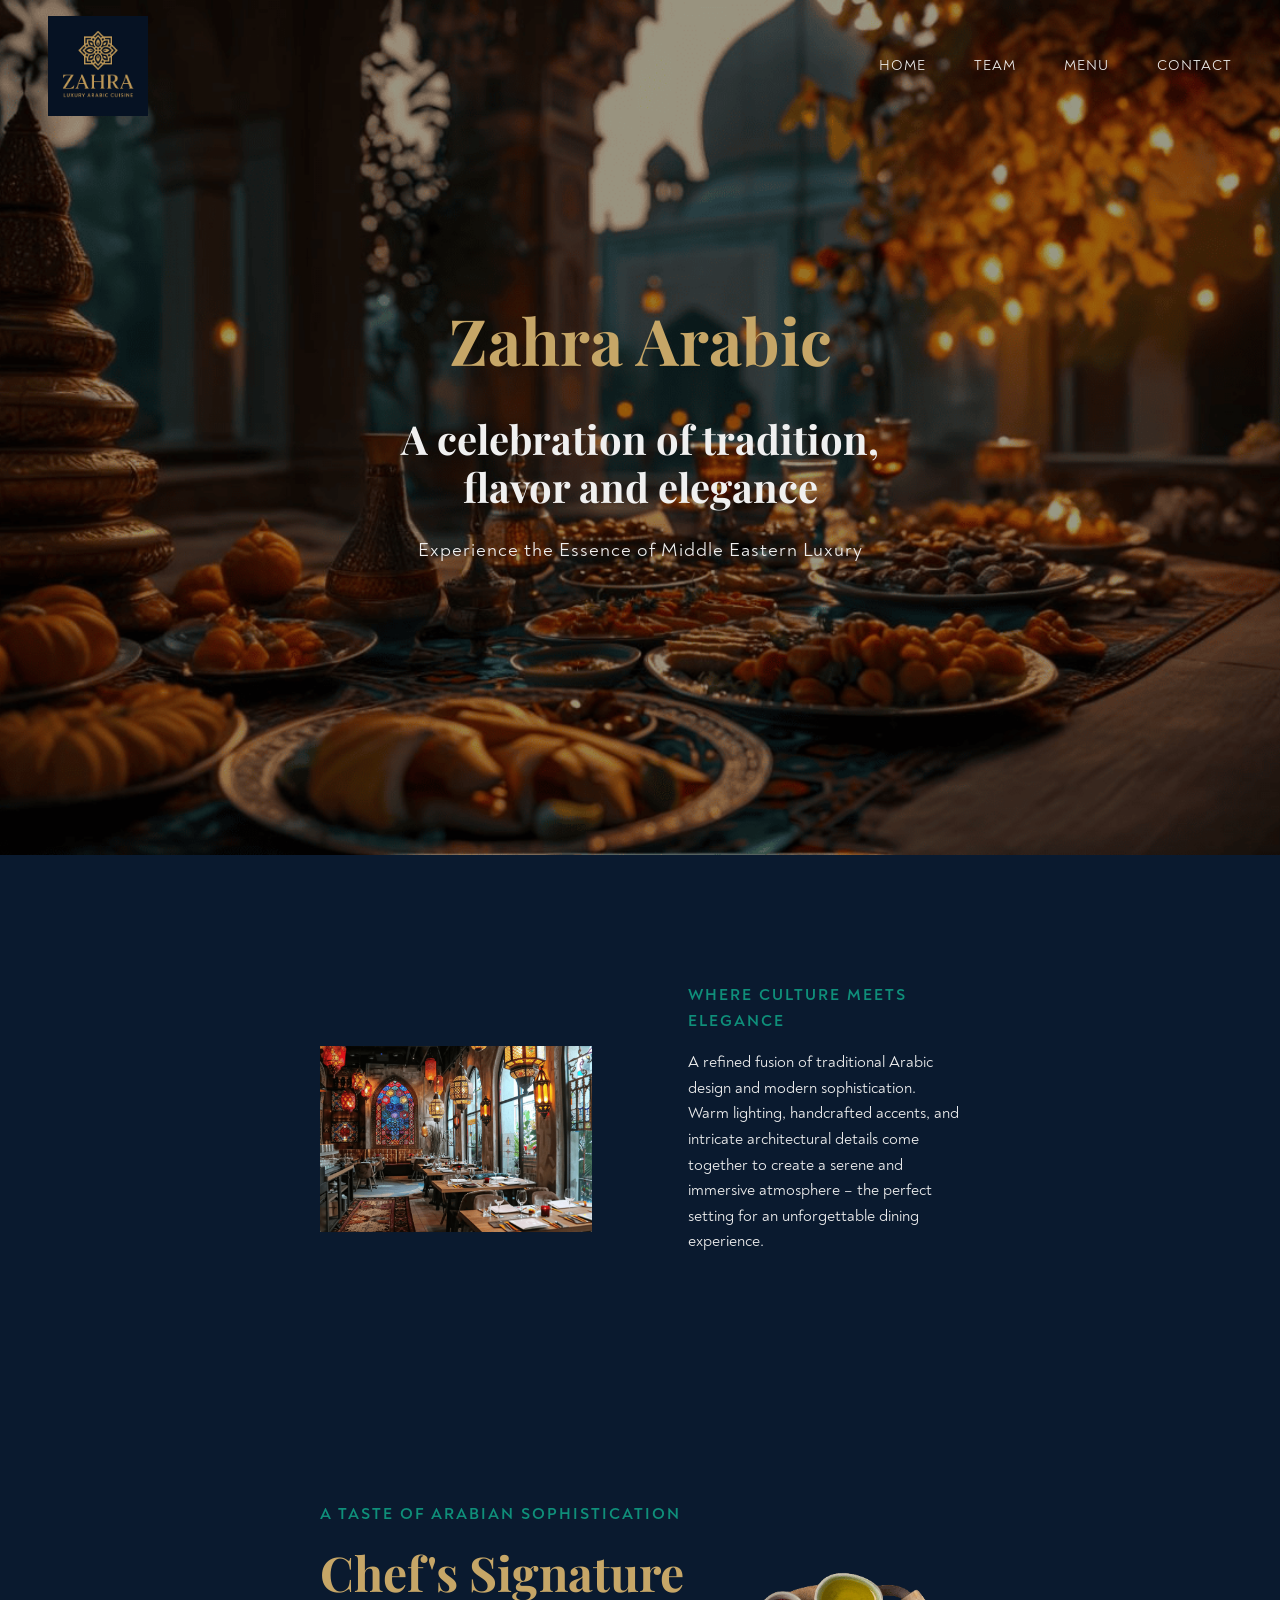
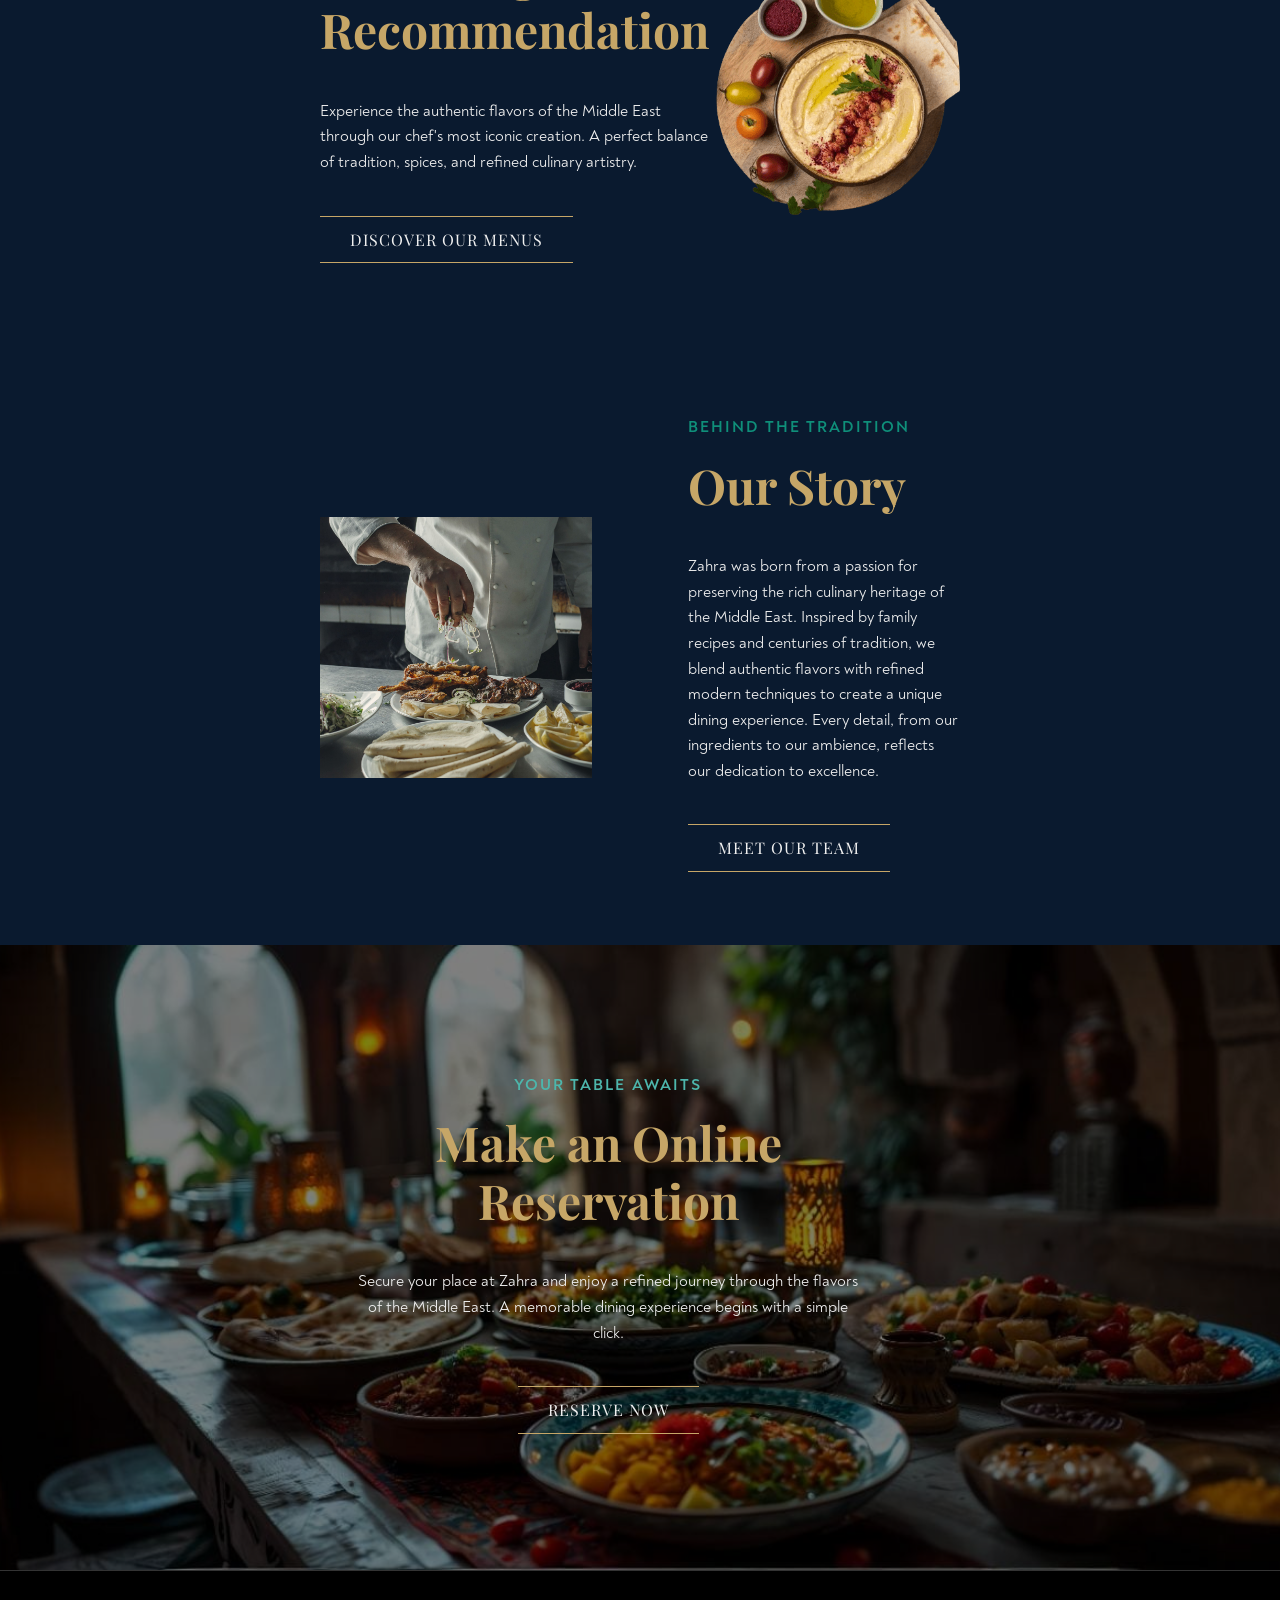
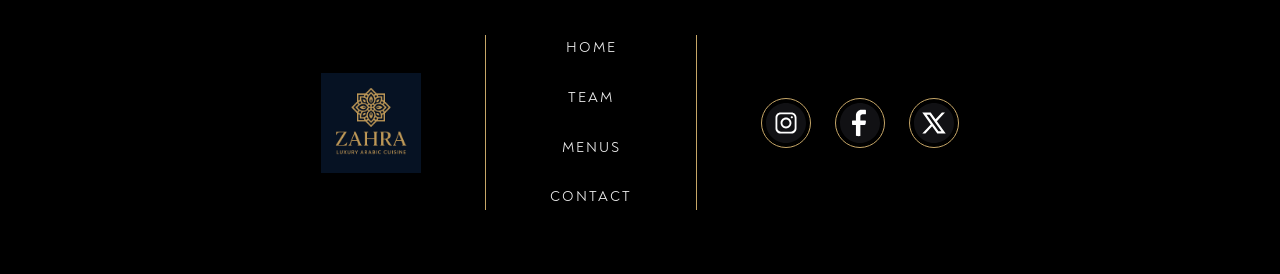
<file: index.html>
<!DOCTYPE html>
<html lang="en">

<head>
    <meta charset="UTF-8">
    <meta name="viewport" content="width=device-width, initial-scale=1.0">
    <title>Zahra Arabic Restaurant</title>
    <link rel="stylesheet" href="styles.css">
</head>

<body>

    <header class="header">
        <div class="header-container">
            <div class="header-logo">
                <a href="index.html">
                    <img src="assets/img/zahra_logo.png" alt="Zahra Logo" class="logo-img">
                </a>
            </div>
            <button class="hamburger" aria-label="Toggle menu">
                <span class="hamburger-line"></span>
                <span class="hamburger-line"></span>
                <span class="hamburger-line"></span>
            </button>
            <nav class="nav">
                <ul class="nav-list">
                    <li class="nav-item"><a href="index.html" class="nav-link">HOME</a></li>
                    <li class="nav-item"><a href="teams.html" class="nav-link">TEAM</a></li>
                    <li class="nav-item"><a href="menu.html" class="nav-link">MENU</a></li>
                    <li class="nav-item"><a href="contact.html" class="nav-link">CONTACT</a></li>
                </ul>
            </nav>
        </div>
    </header>

    <main>
        <section class="hero">
            <div class="hero-content">
                <h1 class="hero-title">Zahra Arabic</h1>
                <h2 class="hero-subtitle">A celebration of tradition, <br> flavor and elegance</h2>
                <p class="hero-text">Experience the Essence of Middle Eastern Luxury</p>
            </div>
        </section>

        <section class="culture">
            <div class="culture-container">
                <div class="culture-image">
                    <img src="assets/img/zahra_restaurant.png" alt="Interior of Zahra Restaurant" class="section-img">
                </div>
                <div class="culture-text">
                    <h3 class="section-subtitle">Where Culture Meets Elegance</h3>
                    <p class="section-desc">
                        A refined fusion of traditional Arabic design and modern sophistication. Warm lighting,
                        handcrafted accents, and intricate architectural details come together to create a serene and
                        immersive atmosphere – the perfect setting for an unforgettable dining experience.
                    </p>
                </div>
            </div>
        </section>

        <section class="chef">
            <div class="chef-container">
                <div class="chef-text">
                    <h3 class="section-subtitle">A Taste of Arabian Sophistication</h3>
                    <h2 class="section-title">Chef's Signature <br> Recommendation</h2>
                    <p class="section-desc">
                        Experience the authentic flavors of the Middle East through our chef's most iconic creation. A
                        perfect balance of tradition, spices, and refined culinary artistry.
                    </p>
                    <a href="menu.html" class="btn btn-outline">Discover Our Menus</a>
                </div>
                <div class="chef-image">
                    <img src="assets/img/zahra_hero_hummus.png" alt="Chef's Signature Dish"
                        class="section-img rounded-img">
                </div>
            </div>
        </section>

        <section class="story">
            <div class="story-container">
                <div class="story-image">
                    <img src="assets/img/zahra_home_aboutus.jpg" alt="Chef Plating Food" class="section-img">
                </div>
                <div class="story-text">
                    <h3 class="section-subtitle">Behind the Tradition</h3>
                    <h2 class="section-title">Our Story</h2>
                    <p class="section-desc">
                        Zahra was born from a passion for preserving the rich culinary heritage of the Middle East.
                        Inspired by family recipes and centuries of tradition, we blend authentic flavors with refined
                        modern techniques to create a unique dining experience. Every detail, from our ingredients to
                        our ambience, reflects our dedication to excellence.
                    </p>
                    <a href="teams.html" class="btn btn-outline">Meet our team</a>
                </div>
            </div>
        </section>

        <section class="reservation">
            <div class="reservation-content">
                <h3 class="section-subtitle">Your Table Awaits</h3>
                <h2 class="section-title">Make an Online <br> Reservation</h2>
                <p class="section-desc">
                    Secure your place at Zahra and enjoy a refined journey through the flavors of the Middle East. A
                    memorable dining experience begins with a simple click.
                </p>
                <a href="contact.html#reservation-form" class="btn btn-outline">Reserve Now</a>
            </div>
        </section>
    </main>

    <footer class="footer">
        <div class="footer-container">
            <div class="footer-logo">
                <a href="index.html">
                    <img src="assets/img/zahra_logo.png" alt="Zahra Logo" class="logo-img-small">
                </a>
            </div>
            <div class="footer-nav">
                <ul class="footer-list">
                    <li class="footer-item"><a href="index.html" class="footer-link">HOME</a></li>
                    <li class="footer-item"><a href="teams.html" class="footer-link">TEAM</a></li>
                    <li class="footer-item"><a href="menu.html" class="footer-link">MENUS</a></li>
                    <li class="footer-item"><a href="contact.html" class="footer-link">CONTACT</a></li>
                </ul>
            </div>
            <div class="footer-social">
                <a href="https://www.instagram.com" class="social-link"><img src="assets/icons/instagram.svg"
                        alt="Instagram" class="social-icon"></a>
                <a href="https://www.facebook.com" class="social-link"><img src="assets/icons/facebook.svg"
                        alt="Facebook" class="social-icon"></a>
                <a href="https://www.x.com" class="social-link"><img src="assets/icons/x.svg" alt="X"
                        class="social-icon"></a>
            </div>
        </div>
    </footer>

    <script>
        const hamburger = document.querySelector('.hamburger');
        const nav = document.querySelector('.nav');

        hamburger.addEventListener('click', () => {
            hamburger.classList.toggle('active');
            nav.classList.toggle('active');
        });

        document.querySelectorAll('.nav-link').forEach(link => {
            link.addEventListener('click', () => {
                hamburger.classList.remove('active');
                nav.classList.remove('active');
            });
        });
    </script>

</body>

</html>
</file>
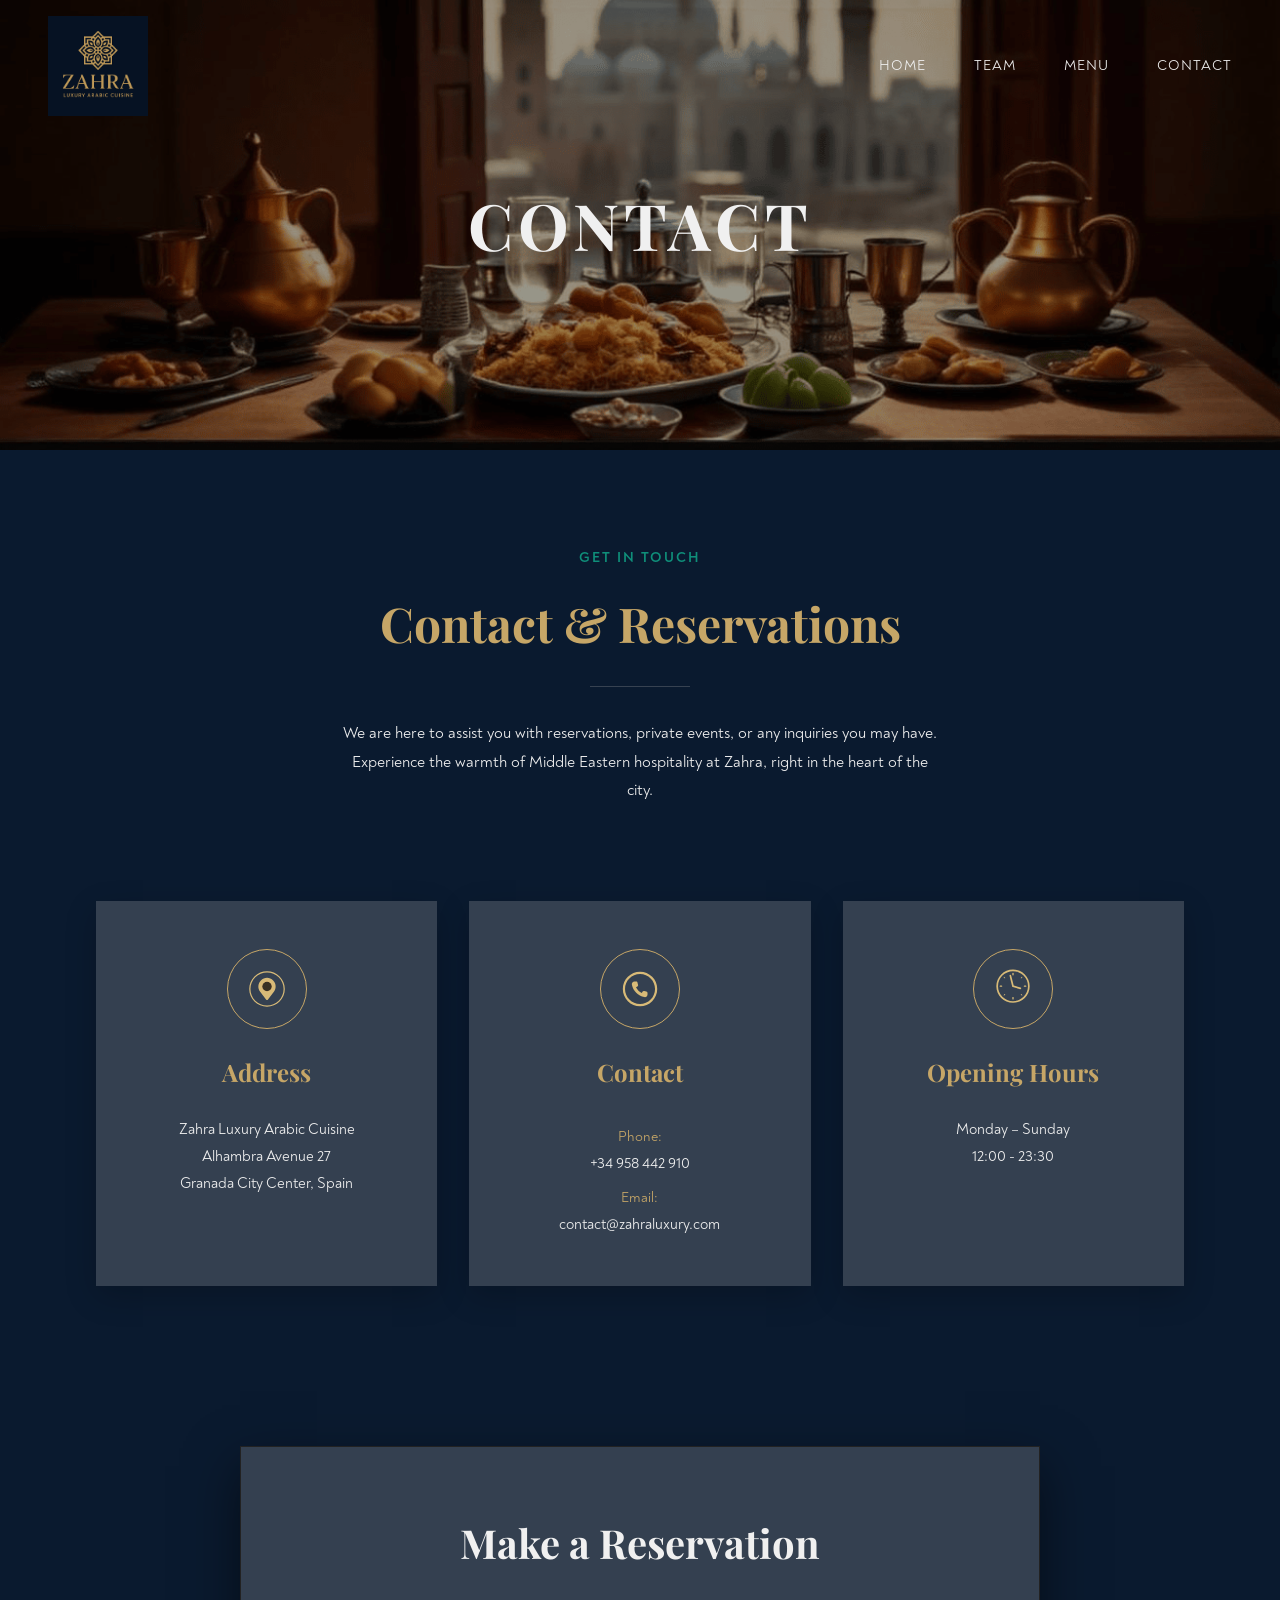
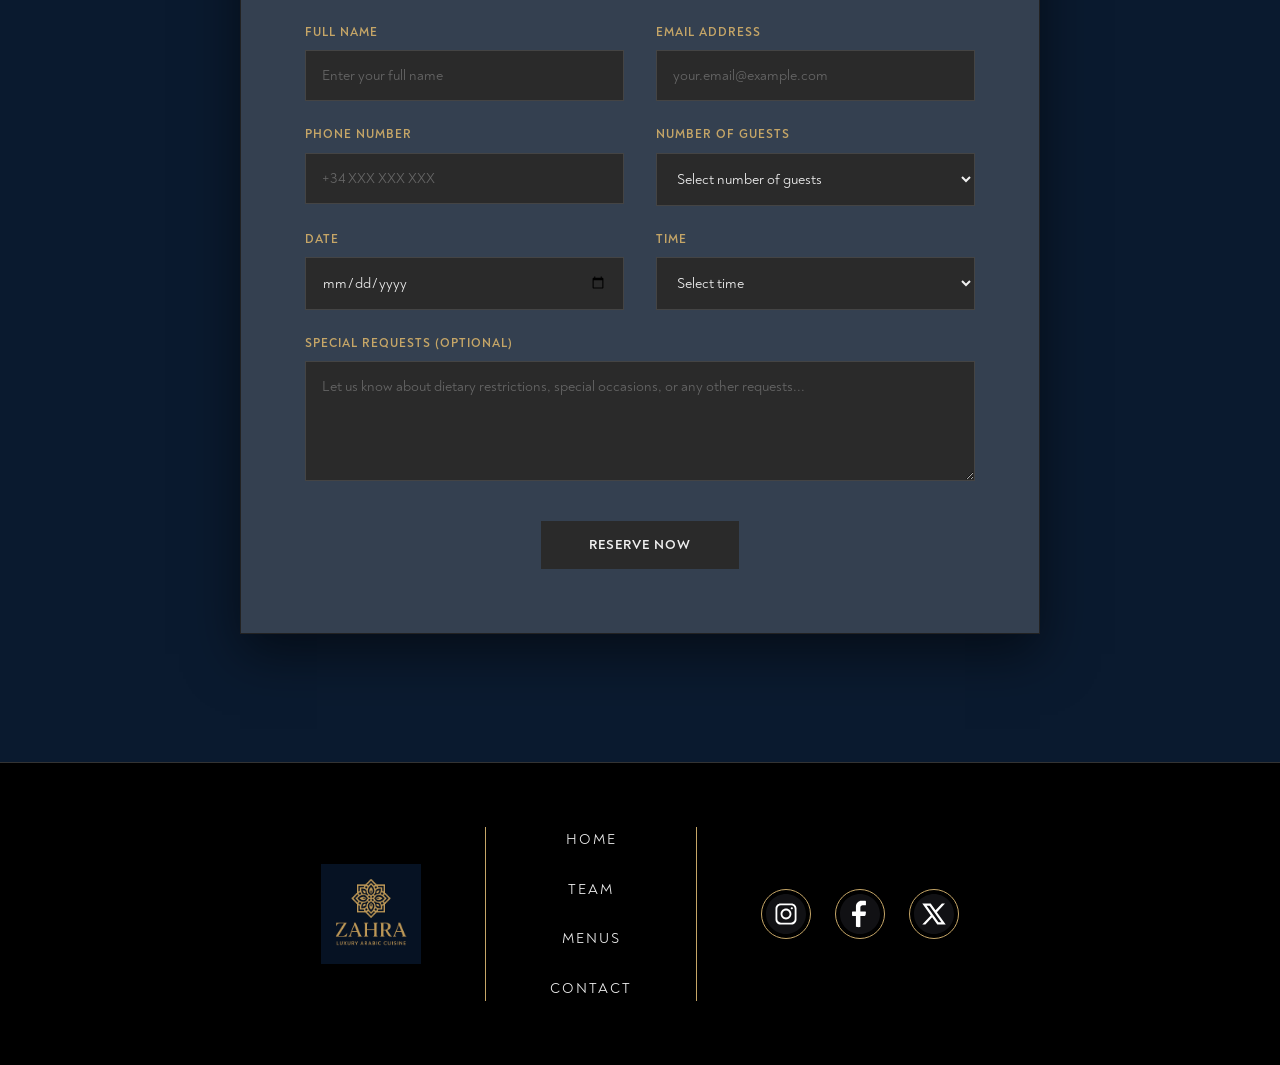
<file: contact.html>
<!DOCTYPE html>
<html lang="en">

<head>
    <meta charset="UTF-8">
    <meta name="viewport" content="width=device-width, initial-scale=1.0">
    <title>Zahra Arabic Restaurant - Contact</title>
    <link rel="stylesheet" href="styles.css">

</head>

<body>

    <header class="header">
        <div class="header-container">
            <div class="header-logo">
                <a href="index.html">
                    <img src="assets/img/zahra_logo.png" alt="Zahra Logo" class="logo-img">
                </a>
            </div>
            <button class="hamburger" aria-label="Toggle menu">
                <span class="hamburger-line"></span>
                <span class="hamburger-line"></span>
                <span class="hamburger-line"></span>
            </button>
            <nav class="nav">
                <ul class="nav-list">
                    <li class="nav-item"><a href="index.html" class="nav-link">HOME</a></li>
                    <li class="nav-item"><a href="teams.html" class="nav-link">TEAM</a></li>
                    <li class="nav-item"><a href="menu.html" class="nav-link">MENU</a></li>
                    <li class="nav-item"><a href="contact.html" class="nav-link">CONTACT</a></li>
                </ul>
            </nav>
        </div>
    </header>

    <main>
        <section class="contact-hero">
            <div class="contact-hero-content">
                <h1 class="contact-hero-title">CONTACT</h1>
            </div>
        </section>

        <section class="contact-intro">
            <div class="contact-intro-container">
                <h3 class="contact-subtitle">GET IN TOUCH</h3>
                <h2 class="contact-title">Contact & Reservations</h2>
                <div class="divider-line"></div>
                <p class="contact-desc">
                    We are here to assist you with reservations, private events, or any inquiries you may have.
                    Experience the warmth of Middle Eastern hospitality at Zahra, right in the heart of the city.
                </p>
            </div>
        </section>

        <section class="info-cards-section">
            <div class="info-cards-container">
                <article class="info-card">
                    <div class="icon-wrapper">
                        <img src="assets/icons/ubicaction.svg" alt="Location Icon" class="info-icon">
                    </div>
                    <h3 class="info-card-title">Address</h3>
                    <div class="info-card-content">
                        <p>Zahra Luxury Arabic Cuisine</p>
                        <p>Alhambra Avenue 27</p>
                        <p>Granada City Center, Spain</p>
                    </div>
                </article>

                <article class="info-card">
                    <div class="icon-wrapper">
                        <img src="assets/icons/phone.svg" alt="Phone Icon" class="info-icon">
                    </div>
                    <h3 class="info-card-title">Contact</h3>
                    <div class="info-card-content">
                        <p class="info-label">Phone:</p>
                        <p>+34 958 442 910</p>
                        <p class="info-label">Email:</p>
                        <p>contact@zahraluxury.com</p>
                    </div>
                </article>

                <article class="info-card">
                    <div class="icon-wrapper">
                        <img src="assets/icons/clock.svg" alt="Clock Icon" class="info-icon clock">
                    </div>
                    <h3 class="info-card-title">Opening Hours</h3>
                    <div class="info-card-content">
                        <p>Monday – Sunday</p>
                        <p>12:00 - 23:30</p>
                    </div>
                </article>
            </div>
        </section>

        <section class="reservation-form-section" id="reservation-form">
            <div class="form-container">
                <h2 class="form-title">Make a Reservation</h2>

                <form class="reservation-form">
                    <div class="form-row">
                        <div class="form-group">
                            <label for="fullname" class="form-label">FULL NAME</label>
                            <input type="text" id="fullname" class="form-input" placeholder="Enter your full name">
                        </div>
                        <div class="form-group">
                            <label for="email" class="form-label">EMAIL ADDRESS</label>
                            <input type="email" id="email" class="form-input" placeholder="your.email@example.com">
                        </div>
                    </div>

                    <div class="form-row">
                        <div class="form-group">
                            <label for="phone" class="form-label">PHONE NUMBER</label>
                            <input type="tel" id="phone" class="form-input" placeholder="+34 XXX XXX XXX">
                        </div>
                        <div class="form-group">
                            <label for="guests" class="form-label">NUMBER OF GUESTS</label>
                            <select id="guests" class="form-input form-select">
                                <option value="" disabled selected>Select number of guests</option>
                                <option value="1">1 Person</option>
                                <option value="2">2 People</option>
                                <option value="3">3 People</option>
                                <option value="4">4 People</option>
                                <option value="5+">5+ People</option>
                            </select>
                        </div>
                    </div>

                    <div class="form-row">
                        <div class="form-group">
                            <label for="date" class="form-label">DATE</label>
                            <input type="date" id="date" class="form-input">
                        </div>
                        <div class="form-group">
                            <label for="time" class="form-label">TIME</label>
                            <select id="time" class="form-input form-select">
                                <option value="" disabled selected>Select time</option>
                                <option value="12:00">12:00</option>
                                <option value="13:00">13:00</option>
                                <option value="14:00">14:00</option>
                                <option value="19:00">19:00</option>
                                <option value="20:00">20:00</option>
                                <option value="21:00">21:00</option>
                            </select>
                        </div>
                    </div>

                    <div class="form-group full-width">
                        <label for="requests" class="form-label">SPECIAL REQUESTS (OPTIONAL)</label>
                        <textarea id="requests" class="form-textarea"
                            placeholder="Let us know about dietary restrictions, special occasions, or any other requests..."></textarea>
                    </div>

                    <div class="form-submit">
                        <button type="submit" class="btn btn-submit">RESERVE NOW</button>
                    </div>
                </form>
            </div>
        </section>

    </main>

    <footer class="footer">
        <div class="footer-container">
            <div class="footer-logo">
                <a href="index.html">
                    <img src="assets/img/zahra_logo.png" alt="Zahra Logo" class="logo-img-small">
                </a>
            </div>
            <div class="footer-nav">
                <ul class="footer-list">
                    <li class="footer-item"><a href="index.html" class="footer-link">HOME</a></li>
                    <li class="footer-item"><a href="teams.html" class="footer-link">TEAM</a></li>
                    <li class="footer-item"><a href="menu.html" class="footer-link">MENUS</a></li>
                    <li class="footer-item"><a href="contact.html" class="footer-link">CONTACT</a></li>
                </ul>
            </div>
            <div class="footer-social">
                <a href="https://www.instagram.com" class="social-link"><img src="assets/icons/instagram.svg"
                        alt="Instagram" class="social-icon"></a>
                <a href="https://www.facebook.com" class="social-link"><img src="assets/icons/facebook.svg"
                        alt="Facebook" class="social-icon"></a>
                <a href="https://www.x.com" class="social-link"><img src="assets/icons/x.svg" alt="X"
                        class="social-icon"></a>
            </div>
        </div>
    </footer>

    <script>
        const hamburger = document.querySelector('.hamburger');
        const nav = document.querySelector('.nav');

        hamburger.addEventListener('click', () => {
            hamburger.classList.toggle('active');
            nav.classList.toggle('active');
        });

        document.querySelectorAll('.nav-link').forEach(link => {
            link.addEventListener('click', () => {
                hamburger.classList.remove('active');
                nav.classList.remove('active');
            });
        });
    </script>

</body>

</html>
</file>
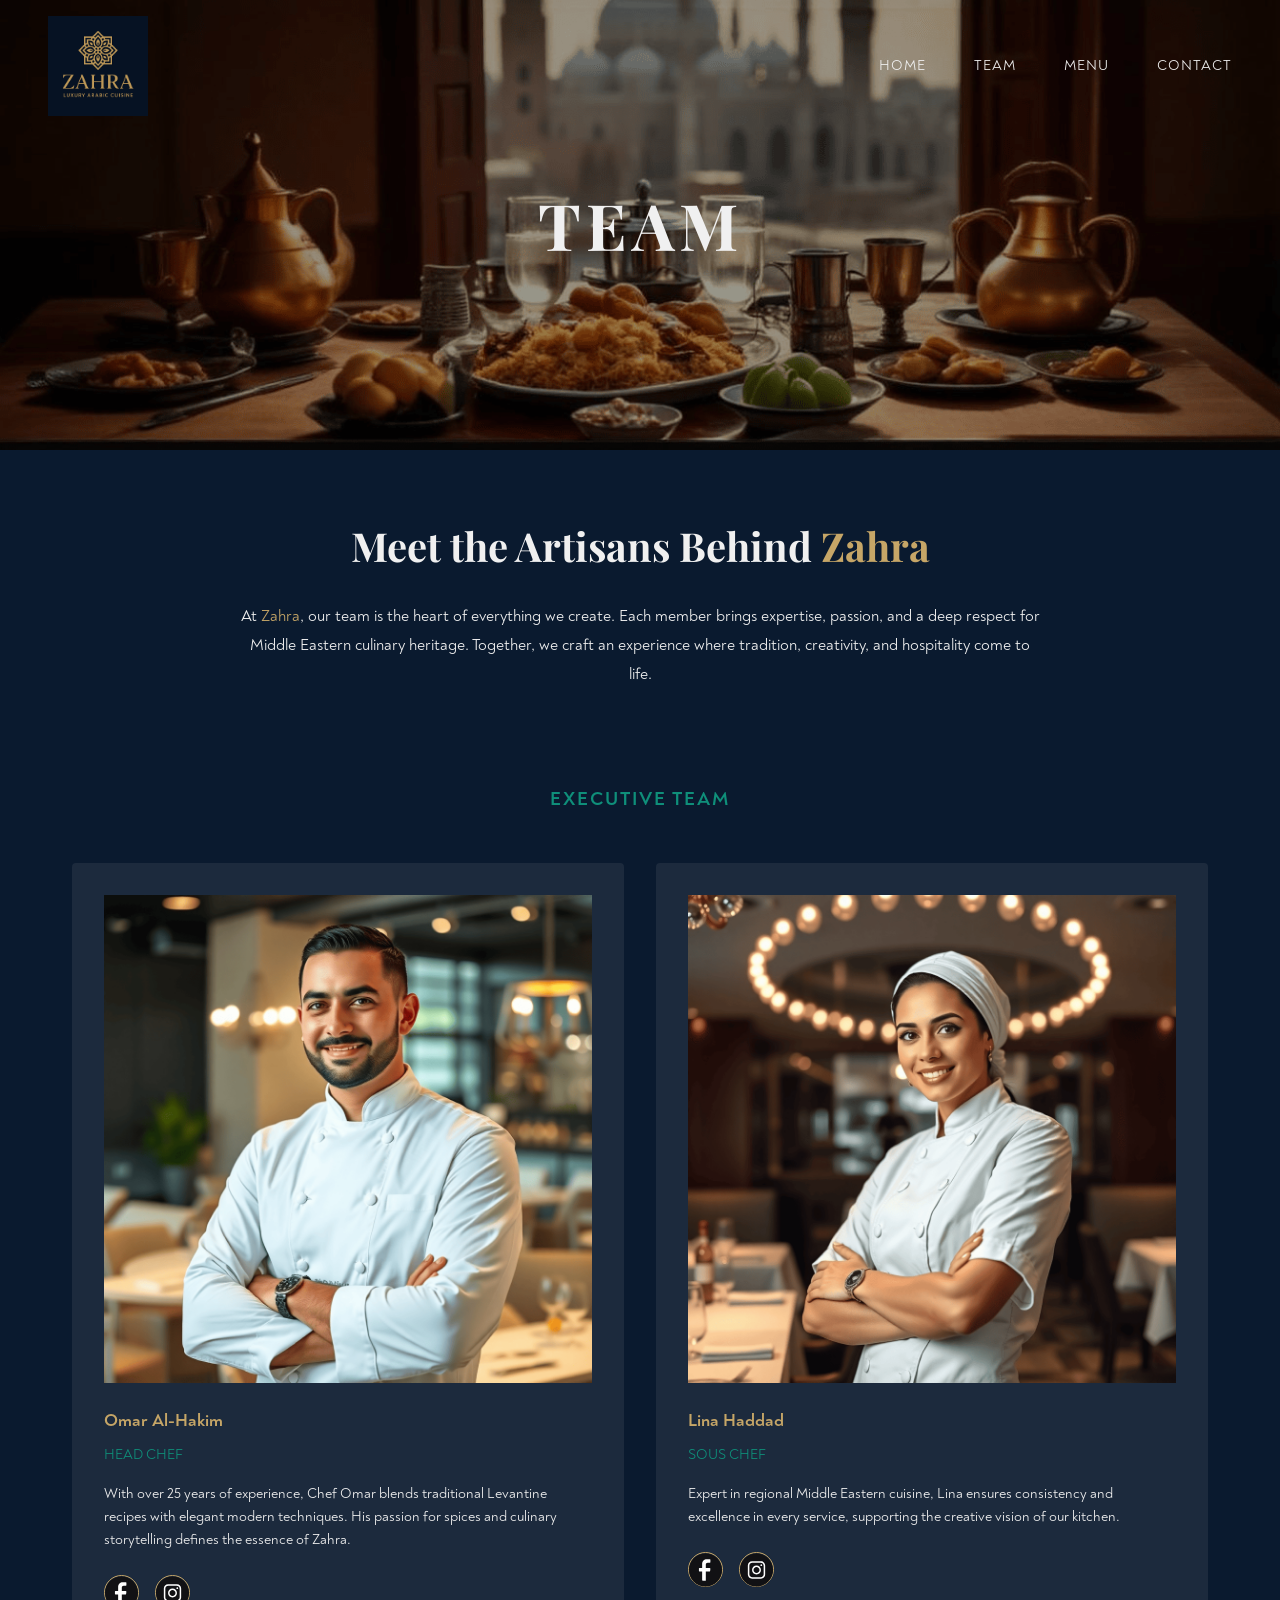
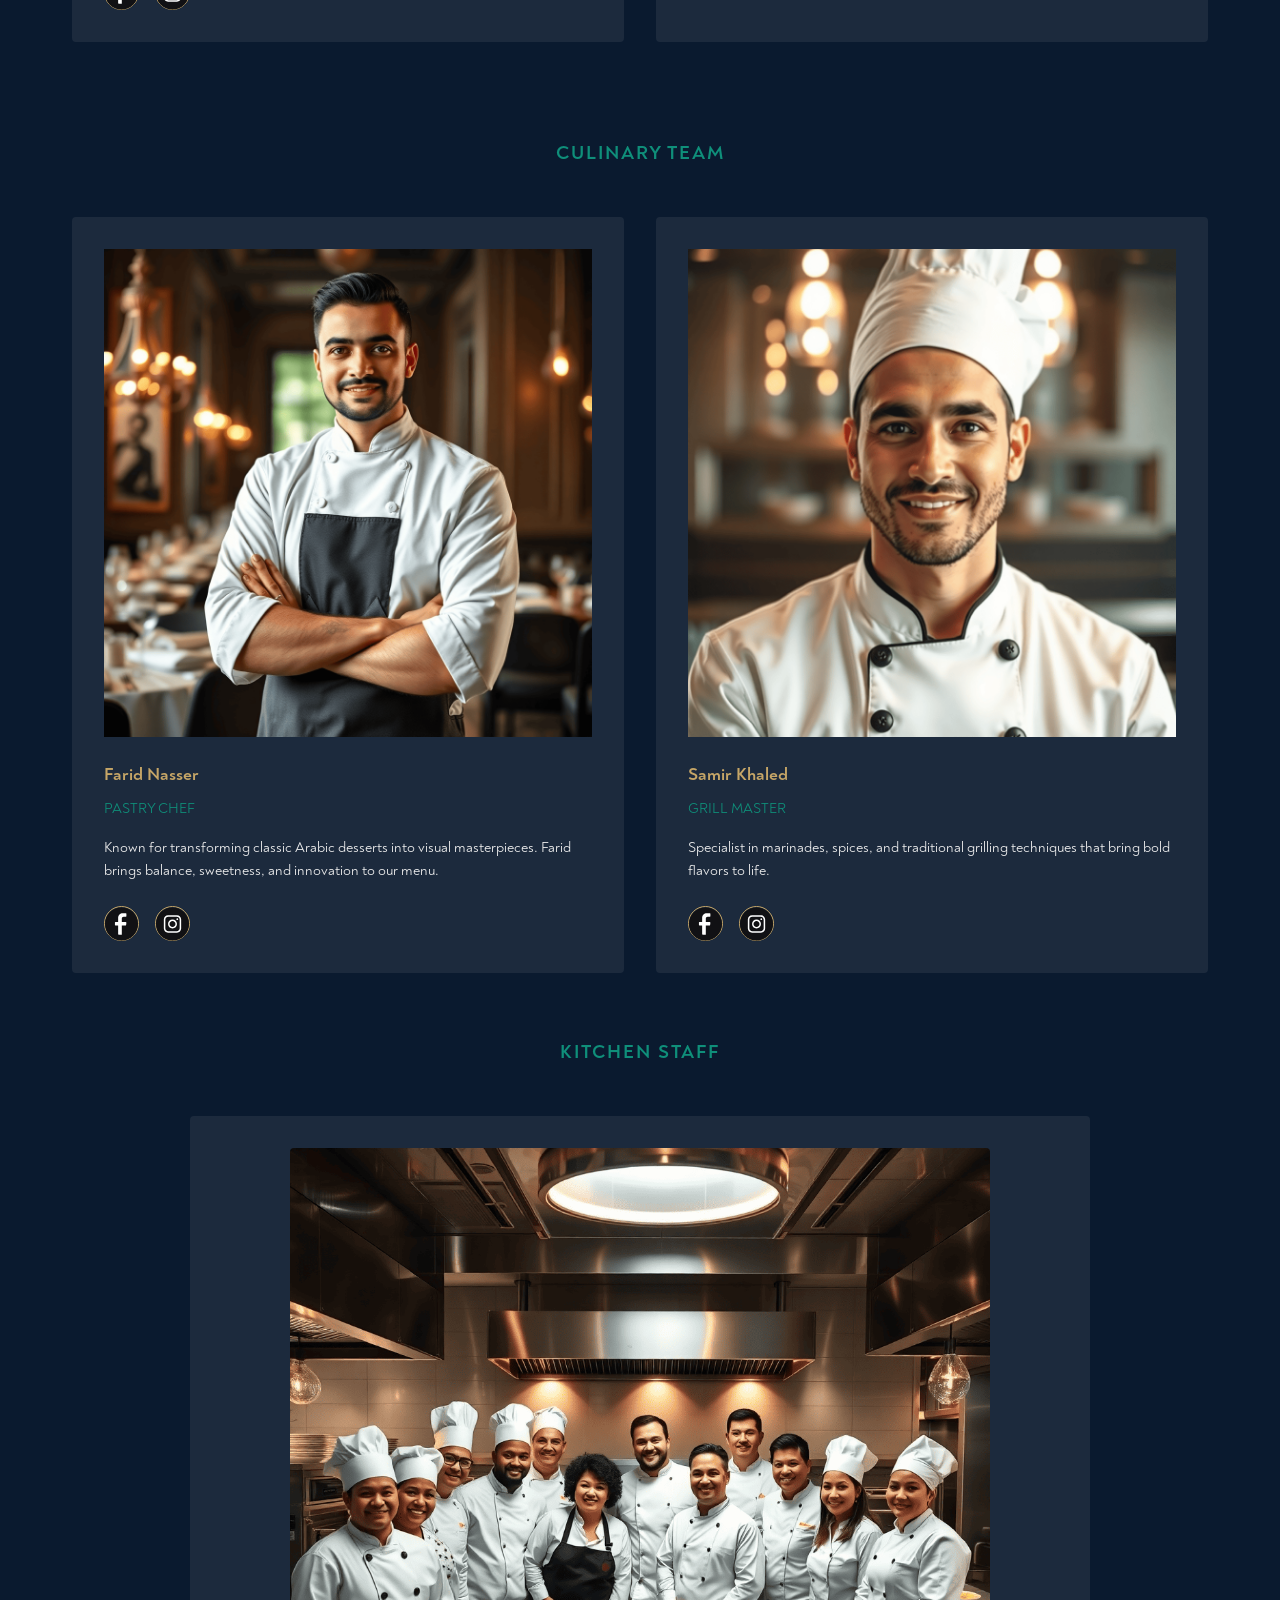
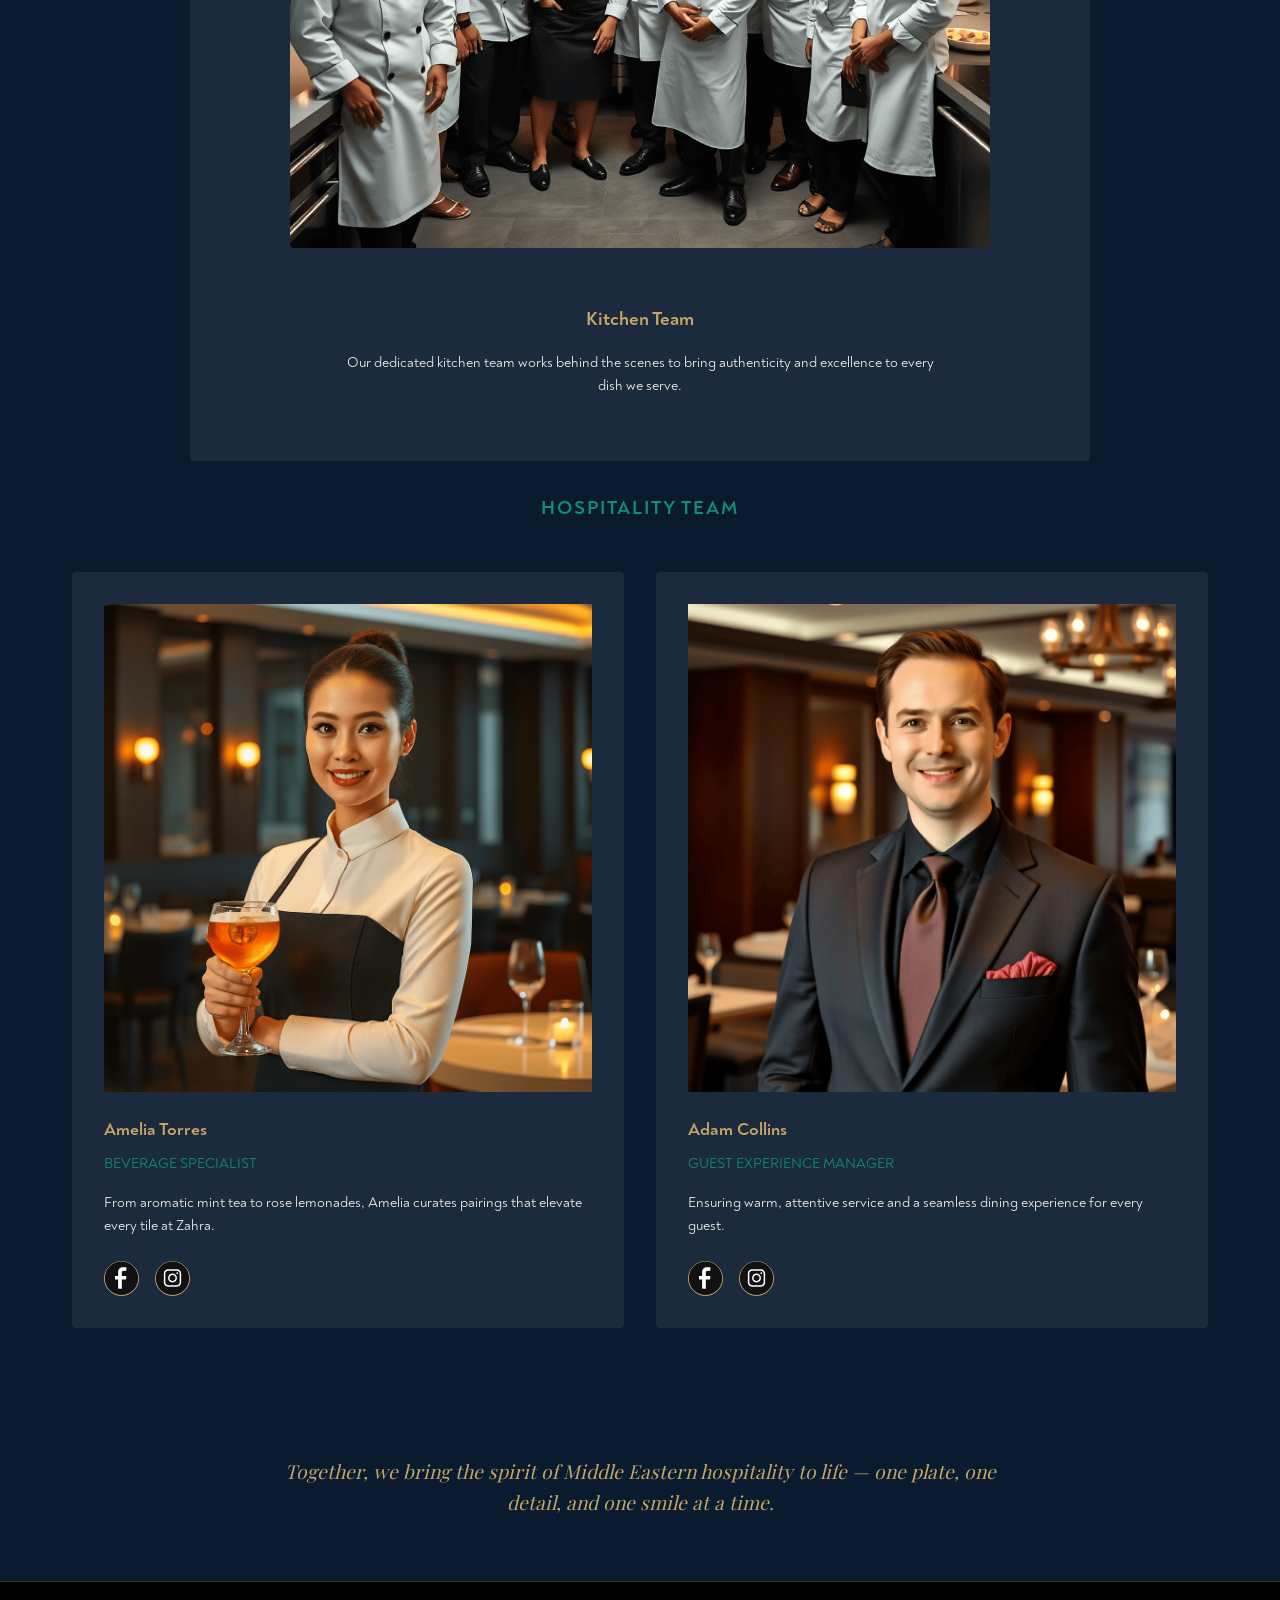
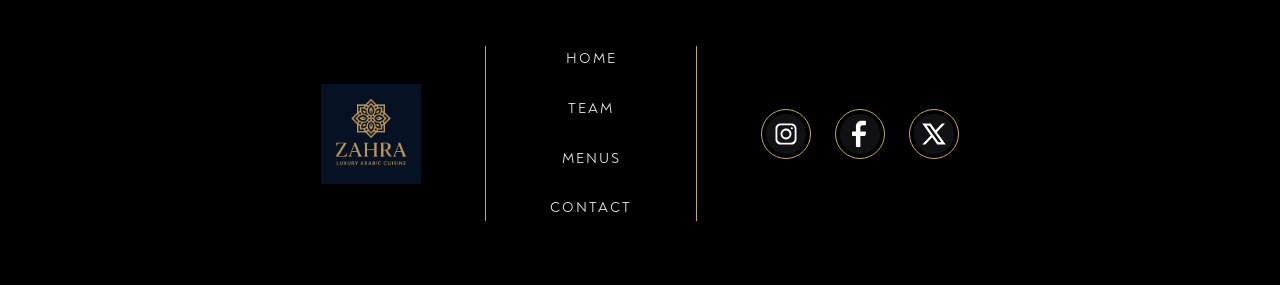
<file: teams.html>
<!DOCTYPE html>
<html lang="en">

<head>
    <meta charset="UTF-8">
    <meta name="viewport" content="width=device-width, initial-scale=1.0">
    <title>Zahra Arabic Restaurant - Our Team</title>
    <link rel="stylesheet" href="styles.css">

</head>

<body>

    <header class="header">
        <div class="header-container">
            <div class="header-logo">
                <a href="index.html">
                    <img src="assets/img/zahra_logo.png" alt="Zahra Logo" class="logo-img">
                </a>
            </div>
            <button class="hamburger" aria-label="Toggle menu">
                <span class="hamburger-line"></span>
                <span class="hamburger-line"></span>
                <span class="hamburger-line"></span>
            </button>
            <nav class="nav">
                <ul class="nav-list">
                    <li class="nav-item"><a href="index.html" class="nav-link">HOME</a></li>
                    <li class="nav-item"><a href="teams.html" class="nav-link">TEAM</a></li>
                    <li class="nav-item"><a href="menu.html" class="nav-link">MENU</a></li>
                    <li class="nav-item"><a href="contact.html" class="nav-link">CONTACT</a></li>
                </ul>
            </nav>
        </div>
    </header>

    <main>
        <section class="team-hero">
            <div class="team-hero-content">
                <h1 class="team-hero-title">TEAM</h1>
            </div>
        </section>

        <section class="team-intro">
            <div class="team-intro-container">
                <h2 class="team-intro-title">Meet the Artisans Behind <span class="text-gold">Zahra</span></h2>
                <p class="team-intro-text">
                    At <span class="text-gold">Zahra</span>, our team is the heart of everything we create. Each member
                    brings expertise,
                    passion, and a deep respect for Middle Eastern culinary heritage. Together, we craft an
                    experience where tradition, creativity, and hospitality come to life.
                </p>
            </div>
        </section>

        <section class="team-section">
            <h3 class="team-section-title">Executive Team</h3>
            <div class="team-flex-container">
                <article class="team-card">
                    <div class="team-card-image">
                        <img src="assets/img/zahra_omar_AlHakim.png" alt="Omar Al-Hakim">
                    </div>
                    <div class="team-card-content">
                        <h4 class="team-member-name">Omar Al-Hakim</h4>
                        <p class="team-member-role">Head Chef</p>
                        <p class="team-member-desc">
                            With over 25 years of experience, Chef Omar blends traditional Levantine recipes with
                            elegant modern techniques. His passion for spices and culinary storytelling defines the
                            essence of <span class="text-gold">Zahra</span>.
                        </p>
                        <div class="team-social">
                            <a href="https://www.facebook.com" class="team-social-link">
                                <img src="assets/icons/facebook.svg" alt="Facebook" class="team-social-icon">
                            </a>
                            <a href="https://www.instagram.com" class="team-social-link">
                                <img src="assets/icons/instagram.svg" alt="Instagram" class="team-social-icon">
                            </a>
                        </div>
                    </div>
                </article>

                <article class="team-card">
                    <div class="team-card-image">
                        <img src="assets/img/zahra_Lina_Haddad.png" alt="Lina Haddad">
                    </div>
                    <div class="team-card-content">
                        <h4 class="team-member-name">Lina Haddad</h4>
                        <p class="team-member-role">Sous Chef</p>
                        <p class="team-member-desc">
                            Expert in regional Middle Eastern cuisine, Lina ensures consistency and excellence in every
                            service, supporting the creative vision of our kitchen.
                        </p>
                        <div class="team-social">
                            <a href="https://www.facebook.com" class="team-social-link">
                                <img src="assets/icons/facebook.svg" alt="Facebook" class="team-social-icon">
                            </a>
                            <a href="https://www.instagram.com" class="team-social-link">
                                <img src="assets/icons/instagram.svg" alt="Instagram" class="team-social-icon">
                            </a>
                        </div>
                    </div>
                </article>
            </div>
        </section>

        <section class="team-section">
            <h3 class="team-section-title">Culinary Team</h3>
            <div class="team-flex-container">
                <article class="team-card">
                    <div class="team-card-image">
                        <img src="assets/img/zahra_Farid_Nasser.png" alt="Farid Nasser">
                    </div>
                    <div class="team-card-content">
                        <h4 class="team-member-name">Farid Nasser</h4>
                        <p class="team-member-role">Pastry Chef</p>
                        <p class="team-member-desc">
                            Known for transforming classic Arabic desserts into visual masterpieces. Farid brings
                            balance, sweetness, and innovation to our menu.
                        </p>
                        <div class="team-social">
                            <a href="https://www.facebook.com" class="team-social-link">
                                <img src="assets/icons/facebook.svg" alt="Facebook" class="team-social-icon">
                            </a>
                            <a href="https://www.instagram.com" class="team-social-link">
                                <img src="assets/icons/instagram.svg" alt="Instagram" class="team-social-icon">
                            </a>
                        </div>
                    </div>
                </article>

                <article class="team-card">
                    <div class="team-card-image">
                        <img src="assets/img/zahra_Samir_Khaled.png" alt="Samir Khaled">
                    </div>
                    <div class="team-card-content">
                        <h4 class="team-member-name">Samir Khaled</h4>
                        <p class="team-member-role">Grill Master</p>
                        <p class="team-member-desc">
                            Specialist in marinades, spices, and traditional grilling techniques that bring bold flavors
                            to life.
                        </p>
                        <div class="team-social">
                            <a href="https://www.facebook.com" class="team-social-link">
                                <img src="assets/icons/facebook.svg" alt="Facebook" class="team-social-icon">
                            </a>
                            <a href="https://www.instagram.com" class="team-social-link">
                                <img src="assets/icons/instagram.svg" alt="Instagram" class="team-social-icon">
                            </a>
                        </div>
                    </div>
                </article>
            </div>
        </section>

        <section class="team-section team-kitchen-section">
            <h3 class="team-section-title">Kitchen Staff</h3>
            <div class="team-kitchen-container">
                <div class="team-kitchen-image">
                    <img src="assets/img/zahra_kitchen_team.png" alt="Zahra Kitchen Team">
                </div>
                <div class="team-kitchen-content">
                    <h4 class="team-member-name text-center">Kitchen Team</h4>
                    <p class="team-member-desc text-center">
                        Our dedicated kitchen team works behind the scenes to bring authenticity and excellence to every
                        dish we serve.
                    </p>
                </div>
            </div>
        </section>

        <section class="team-section">
            <h3 class="team-section-title">Hospitality Team</h3>
            <div class="team-flex-container">
                <article class="team-card">
                    <div class="team-card-image">
                        <img src="assets/img/zahra_Amelia_Torres.png" alt="Amelia Torres">
                    </div>
                    <div class="team-card-content">
                        <h4 class="team-member-name">Amelia Torres</h4>
                        <p class="team-member-role">Beverage Specialist</p>
                        <p class="team-member-desc">
                            From aromatic mint tea to rose lemonades, Amelia curates pairings that elevate every tile at
                            Zahra.
                        </p>
                        <div class="team-social">
                            <a href="https://www.facebook.com" class="team-social-link">
                                <img src="assets/icons/facebook.svg" alt="Facebook" class="team-social-icon">
                            </a>
                            <a href="https://www.instagram.com" class="team-social-link">
                                <img src="assets/icons/instagram.svg" alt="Instagram" class="team-social-icon">
                            </a>
                        </div>
                    </div>
                </article>

                <article class="team-card">
                    <div class="team-card-image">
                        <img src="assets/img/zahra_Adam_Collins.png" alt="Adam Collins">
                    </div>
                    <div class="team-card-content">
                        <h4 class="team-member-name">Adam Collins</h4>
                        <p class="team-member-role">Guest Experience Manager</p>
                        <p class="team-member-desc">
                            Ensuring warm, attentive service and a seamless dining experience for every guest.
                        </p>
                        <div class="team-social">
                            <a href="https://www.facebook.com" class="team-social-link">
                                <img src="assets/icons/facebook.svg" alt="Facebook" class="team-social-icon">
                            </a>
                            <a href="https://www.instagram.com" class="team-social-link">
                                <img src="assets/icons/instagram.svg" alt="Instagram" class="team-social-icon">
                            </a>
                        </div>
                    </div>
                </article>
            </div>
        </section>

        <section class="team-footer-quote">
            <p>Together, we bring the spirit of Middle Eastern hospitality to life — one plate, one detail, and one
                smile at a time.</p>
        </section>

    </main>

    <footer class="footer">
        <div class="footer-container">
            <div class="footer-logo">
                <a href="index.html">
                    <img src="assets/img/zahra_logo.png" alt="Zahra Logo" class="logo-img-small">
                </a>
            </div>
            <div class="footer-nav">
                <ul class="footer-list">
                    <li class="footer-item"><a href="index.html" class="footer-link">HOME</a></li>
                    <li class="footer-item"><a href="teams.html" class="footer-link">TEAM</a></li>
                    <li class="footer-item"><a href="menu.html" class="footer-link">MENUS</a></li>
                    <li class="footer-item"><a href="contact.html" class="footer-link">CONTACT</a></li>
                </ul>
            </div>
            <div class="footer-social">
                <a href="https://www.instagram.com" class="social-link"><img src="assets/icons/instagram.svg"
                        alt="Instagram" class="social-icon"></a>
                <a href="https://www.facebook.com" class="social-link"><img src="assets/icons/facebook.svg"
                        alt="Facebook" class="social-icon"></a>
                <a href="https://www.x.com" class="social-link"><img src="assets/icons/x.svg" alt="X"
                        class="social-icon"></a>
            </div>
        </div>
    </footer>

    <script>
        const hamburger = document.querySelector('.hamburger');
        const nav = document.querySelector('.nav');

        hamburger.addEventListener('click', () => {
            hamburger.classList.toggle('active');
            nav.classList.toggle('active');
        });

        document.querySelectorAll('.nav-link').forEach(link => {
            link.addEventListener('click', () => {
                hamburger.classList.remove('active');
                nav.classList.remove('active');
            });
        });
    </script>

</body>

</html>
</file>
<file: styles.css>
@font-face {
    font-family: 'Playfair Display';
    src: url('assets/fonts/Playfair_Display/PlayfairDisplay-VariableFont_wght.ttf');
    font-weight: 400 900;
}

@font-face {
    font-family: 'Noah';
    src: url('assets/fonts/noah/noah-regular.otf');
    font-weight: 400;
}

@font-face {
    font-family: 'Noah';
    src: url('assets/fonts/noah/noah-bold.otf');
    font-weight: 700;
}

:root {
    --color-bg: #0A1A2F;
    --gold: #C6A667;
    --smerald-green: #0F8F7A;
    --light: #f0f0f0;
    --muted: #a0a0a0;
    --card-bg: #1C2A3D;
    --card-bg-contact: #344050;
    --form-bg: #151515;
    --input-bg: #2A2A2A;
    --input-border: #444;
    --divider-color: #C6A667;
}

* {
    margin: 0;
    padding: 0;
    box-sizing: border-box;
}

body {
    font-family: 'Noah';
    background-color: var(--color-bg);
    color: var(--light);
    line-height: 1.6;
}

ul {
    list-style: none;
}

a {
    text-decoration: none;
    color: inherit;
    transition: color 0.3s ease;
}

img {
    max-width: 100%;
    display: block;
}

.header {
    position: absolute;
    top: 0;
    left: 0;
    width: 100%;
    padding: 1rem 3rem;
    z-index: 10;

    .header-container {
        display: flex;
        justify-content: space-between;
        align-items: center;


        .logo-img {
            height: 100px;
        }

        .hamburger {
            display: none;
            flex-direction: column;
            gap: 5px;
            background: none;
            border: none;
            cursor: pointer;
            padding: 0.5rem;
            z-index: 20;

            .hamburger-line {
                width: 25px;
                height: 2px;
                background-color: var(--gold);
                transition: all 0.3s ease;
            }

            &.active {
                .hamburger-line:nth-child(1) {
                    transform: rotate(45deg) translate(7px, 7px);
                }

                .hamburger-line:nth-child(2) {
                    opacity: 0;
                }

                .hamburger-line:nth-child(3) {
                    transform: rotate(-45deg) translate(7px, -7px);
                }
            }
        }

        .nav-list {
            display: flex;
            gap: 3rem;
        }

        .nav-link {
            font-family: 'Noah';
            font-size: 0.9rem;
            letter-spacing: 1px;
            color: var(--light);

            &:hover {
                color: var(--gold);
            }
        }
    }


}

.hero {
    height: 95vh;
    background-image: url('assets/img/zahra_banner_hero.png');
    background-size: cover;
    background-position: center bottom;
    background-repeat: no-repeat;
    display: flex;
    justify-content: center;
    align-items: center;
    text-align: center;
    position: relative;

    &::before {
        content: '';
        position: absolute;
        top: 0;
        left: 0;
        width: 100%;
        height: 100%;
        background: rgba(0, 0, 0, 0.4);
    }

    .hero-content {
        position: relative;
        z-index: 1;
        max-width: 800px;
        padding: 2rem;


        .hero-title {
            font-family: 'Playfair Display';
            font-size: 4rem;
            color: var(--gold);
            margin-bottom: 1.5rem;
        }

        .hero-subtitle {
            font-family: 'Playfair Display';
            font-size: 2.5rem;
            color: var(--light);
            margin-bottom: 1.5rem;
            line-height: 1.2;
        }

        .hero-text {
            font-size: 1.2rem;
            color: var(--light);
            letter-spacing: 1px;
        }
    }

    @media (max-width: 768px) {
        .hero-title {
            font-size: 2.5rem;
        }

        .hero-subtitle {
            font-size: 1.5rem;
        }
    }
}

.section-subtitle {
    font-family: 'Noah';
    color: var(--smerald-green);
    font-size: 1rem;
    text-transform: uppercase;
    letter-spacing: 2px;
    margin-bottom: 1rem;
}

.section-title {
    font-family: 'Playfair Display';
    font-size: 3rem;
    color: var(--gold);
    margin-bottom: 2.5rem;
    line-height: 1.2;
}

.section-desc {
    font-size: 1rem;
    color: var(--light);
    margin-bottom: 2.5rem;
    max-width: 500px;
}

.btn {
    position: relative;
    display: inline-block;
    padding: 10px 30px;
    border-top: 1px solid var(--gold);
    border-bottom: 1px solid var(--gold);
    color: var(--light);
    font-family: 'Playfair Display';
    text-transform: uppercase;
    letter-spacing: 1px;
    overflow: hidden;
    z-index: 0;
}

.btn::before {
    content: "";
    position: absolute;
    left: 0;
    bottom: 0;
    width: 100%;
    height: 0%;
    background: var(--gold);
    z-index: -1;
    transition: height 0.4s ease;
}

.btn:hover::before {
    height: 100%;
}

.btn:hover {
    color: var(--light);
}


.culture {
    padding: 8rem 20rem;
    background-color: var(--color-bg);
    display: flex;
    justify-content: center;
    align-items: center;

    .culture-container {
        display: flex;
        align-items: center;
        justify-content: center;
        gap: 6rem;
        max-width: 100%;



        .culture-image {
            flex: 1;
            max-width: 400px;
        }

        .culture-text {
            flex: 1;

            .section-subtitle {
                color: var(--smerald-green);
            }
        }
    }

    @media (max-width: 768px) {
        padding: 4rem 2rem;

        .culture-container {
            flex-direction: column;
            text-align: center;
            gap: 3rem;
        }

        .culture-image {
            order: -1;
            max-width: 90%;
        }
    }
}

.chef {
    padding: 4rem 20rem;
    display: flex;
    justify-content: center;
    align-items: center;

    .chef-container {
        display: flex;
        align-items: center;


        .chef-text {
            flex: 1;

            .section-subtitle {
                color: var(--smerald-green);
            }
        }

        .chef-image {
            flex: 1;
            display: flex;
            justify-content: center;

            .rounded-img {
                border-radius: 50%;
                width: 400px;
                height: 400px;
                object-fit: cover;
            }
        }
    }

    @media (max-width: 768px) {
        padding: 4rem 2rem;

        .chef-container {
            flex-direction: column;
            text-align: center;
            gap: 3rem;
        }

        .chef-image {
            order: -1;

            .rounded-img {
                width: 300px;
                height: 300px;
            }
        }
    }
}

.story {
    padding: 4rem 20rem;
    background-color: var(--color-bg);
    display: flex;
    justify-content: center;
    align-items: center;

    .story-container {
        display: flex;
        align-items: center;
        justify-content: center;
        gap: 6rem;
        max-width: 1200px;
        margin: 0 auto;


        .story-image {
            flex: 1;
            max-width: 400px;
        }

        .story-text {
            flex: 1;

            .section-subtitle {
                color: var(--smerald-green);
            }
        }
    }

    @media (max-width: 768px) {
        padding: 4rem 2rem;

        .story-container {
            flex-direction: column;
            text-align: center;
            gap: 3rem;
        }

        .story-image {
            order: -1;
            max-width: 80%;
        }
    }
}

.reservation {
    padding: 8rem 6rem;
    background: url('assets/img/zahra_banner_reservation.jpg') no-repeat center center/cover;
    position: relative;
    text-align: center;
    display: flex;
    justify-content: center;
    align-items: center;

    &::before {
        content: '';
        position: absolute;
        top: 0;
        left: 0;
        width: 100%;
        height: 100%;
        background: rgba(0, 0, 0, 0.5);
    }

    .reservation-content {
        position: relative;
        z-index: 1;
        max-width: 600px;
        margin-right: 4rem;

        .section-subtitle {
            color: #4db6ac;
        }
    }

    @media (max-width: 768px) {
        padding: 4rem 2rem;
        justify-content: center;

        .reservation-content {
            margin-right: 0;
            text-align: center;
        }
    }
}

.footer {
    background-color: #000;
    padding: 4rem 6rem;
    border-top: 1px solid #333;
    display: flex;
    justify-content: center;
    align-items: center;

    .footer-container {
        display: flex;
        justify-content: center;
        align-items: center;
        gap: 4rem;
    }

    .logo-img-small {
        height: 100px;
    }

    .footer-nav {
        border-left: 1px solid var(--gold);
        border-right: 1px solid var(--gold);
        padding: 0 4rem;
    }

    .footer-list {
        display: flex;
        flex-direction: column;
        gap: 1.5rem;
        text-align: center;
    }

    .footer-link {
        font-size: 0.9rem;
        letter-spacing: 2px;
        color: var(--light);
        text-transform: uppercase;

        &:hover {
            color: var(--gold);
        }
    }

    .footer-social {
        display: flex;
        gap: 1.5rem;
    }

    .social-link {
        display: flex;
        justify-content: center;
        align-items: center;
        width: 50px;
        height: 50px;
        border: 1px solid var(--gold);
        border-radius: 50%;
        transition: all 0.3s ease;

        &:hover {
            transform: scale(1.1);
        }
    }

    .social-icon {
        width: 40px;
        height: 40px;
        transition: filter 0.3s ease;
    }

    @media (max-width: 768px) {
        padding: 4rem 2rem;

        .footer-container {
            flex-direction: column;
            gap: 3rem;


            .footer-nav {
                border: none;
                padding: 0;
            }

            .footer-list {
                gap: 1.5rem;
            }
        }
    }
}

/* -----------------------------------------
   TEAM STYLES
   ----------------------------------------- */

.team-hero {
    height: 50vh;
    min-height: 400px;
    background-image: url('assets/img/zahra_banner_header.png');
    background-size: cover;
    background-position: center;
    background-repeat: no-repeat;
    display: flex;
    justify-content: center;
    align-items: center;
    position: relative;
    margin-bottom: 4rem;

    &::before {
        content: '';
        position: absolute;
        top: 0;
        left: 0;
        width: 100%;
        height: 100%;
        background: rgba(0, 0, 0, 0.4);
    }

    .team-hero-content {
        position: relative;
        z-index: 1;
        text-align: center;

        .team-hero-title {
            font-family: 'Playfair Display';
            font-size: 4rem;
            color: var(--light);
            text-transform: uppercase;
            letter-spacing: 5px;
        }
    }
}

.team-intro {
    padding: 0 2rem 4rem;
    text-align: center;

    .team-intro-container {
        max-width: 800px;
        margin: 0 auto;

        .team-intro-title {
            font-family: 'Playfair Display';
            font-size: 2.5rem;
            color: var(--light);
            margin-bottom: 1.5rem;
        }

        .team-intro-text {
            font-size: 1rem;
            color: var(--light);
            line-height: 1.8;
        }

        .text-gold {
            color: var(--gold);
        }
    }
}

.team-section {
    padding: 2rem 2rem 4rem;
    max-width: 1200px;
    margin: 0 auto;

    .team-section-title {
        font-family: 'Noah';
        color: var(--smerald-green);
        font-size: 1.2rem;
        text-transform: uppercase;
        letter-spacing: 2px;
        text-align: center;
        margin-bottom: 3rem;
        font-weight: 700;
    }

    .team-flex-container {
        display: flex;
        flex-wrap: wrap;
        gap: 2rem;
        justify-content: center;

        .team-card {
            flex: 1 1 45%;
            min-width: 300px;
            background-color: var(--card-bg);
            padding: 2rem;
            text-align: left;
            border-radius: 4px;

            .team-card-image {
                margin-bottom: 1.5rem;

                img {
                    width: 100%;
                    height: auto;
                    object-fit: cover;
                    aspect-ratio: 1 / 1;
                }
            }

            .team-card-content {
                .team-member-name {
                    font-family: 'Noah';
                    font-size: 1.1rem;
                    color: var(--gold);
                    margin-bottom: 0.5rem;
                    font-weight: 700;
                }

                .team-member-role {
                    font-family: 'Noah';
                    font-size: 0.9rem;
                    color: var(--smerald-green);
                    margin-bottom: 1rem;
                    text-transform: uppercase;
                }

                .team-member-desc {
                    font-size: 0.9rem;
                    color: var(--light);
                    line-height: 1.6;
                }

                .team-social {
                    display: flex;
                    gap: 1rem;
                    margin-top: 1.5rem;

                    .team-social-link {
                        display: flex;
                        align-items: center;
                        justify-content: center;
                        width: 35px;
                        height: 35px;
                        border: 1px solid var(--gold);
                        border-radius: 50%;
                        transition: all 0.3s ease;

                        &:hover {
                            background-color: var(--gold);
                            transform: translateY(-3px);

                            .team-social-icon {
                                transform: scale(1, 1);
                            }
                        }

                        .team-social-icon {
                            width: 40px;
                            height: 40px;
                            transition: filter 0.3s ease;
                        }
                    }
                }
            }
        }
    }

    @media (max-width: 768px) {
        .team-flex-container {
            flex-direction: column;

            .team-card {
                flex: 1 1 100%;
            }
        }
    }
}

.team-kitchen-section {
    background-color: transparent;
    padding: 0;

    .team-kitchen-container {
        background-color: var(--card-bg);
        padding: 2rem;
        border-radius: 4px;
        max-width: 900px;
        margin: 0 auto;

        .team-kitchen-image {
            margin-bottom: 1.5rem;
            text-align: center;

            img {
                width: 100%;
                max-width: 700px;
                margin: 0 auto;
                height: auto;
                border-radius: 4px;
            }
        }

        .team-kitchen-content {
            padding: 2rem;
            text-align: center;

            .team-member-name {
                font-family: 'Noah';
                font-size: 1.2rem;
                color: var(--gold);
                margin-bottom: 1rem;
            }

            .team-member-desc {
                max-width: 600px;
                margin: 0 auto;
                font-size: 0.9rem;
            }
        }
    }
}

.team-footer-quote {
    text-align: center;
    padding: 4rem 2rem;
    font-family: 'Playfair Display';
    font-size: 1.2rem;
    color: var(--gold);
    font-style: italic;
    max-width: 800px;
    margin: 0 auto;
}

/* ------------------------------------------
   MENU STYLES
   ------------------------------------------ */

.menu-hero {
    height: 50vh;
    min-height: 400px;
    background-image: url('assets/img/zahra_banner_header.png');
    background-size: cover;
    background-position: center;
    background-repeat: no-repeat;
    display: flex;
    justify-content: center;
    align-items: center;
    position: relative;
    margin-bottom: 4rem;

    &::before {
        content: '';
        position: absolute;
        top: 0;
        left: 0;
        width: 100%;
        height: 100%;
        background: rgba(0, 0, 0, 0.4);
    }

    .menu-hero-content {
        position: relative;
        z-index: 1;
        text-align: center;
    }

    .menu-hero-title {
        font-family: 'Playfair Display';
        font-size: 4rem;
        color: var(--light);
        text-transform: uppercase;
        letter-spacing: 5px;
    }
}

.section-header {
    text-align: center;
    margin-bottom: 3rem;
    display: flex;
    flex-direction: column;
    align-items: center;
    gap: 1rem;

    .menu-section-title {
        font-family: 'Playfair Display';
        font-size: 3rem;
        color: var(--gold);
    }

    .decoration-line {
        width: 200px;
        height: auto;
    }

    .decoration-star {
        width: 80px;
        height: auto;
    }
}

.tasting-menus {
    padding: 2rem 6rem 6rem;
    max-width: 1400px;
    margin: 0 auto;

    .tasting-flex-container {
        display: flex;
        flex-wrap: wrap;
        gap: 4rem;
        justify-content: center;

        .tasting-card {
            background-color: var(--card-bg);
            padding: 3rem;
            border: 1px solid rgba(198, 166, 103, 0.1);
            display: flex;
            flex-direction: column;
            height: 100%;
            flex: 1 1 40%;
            min-width: 350px;

            .tasting-title {
                font-family: 'Playfair Display';
                font-size: 2rem;
                color: var(--smerald-green);
                text-align: center;
                margin-bottom: 2rem;
                border-bottom: 1px solid var(--gold);
                padding-bottom: 1rem;
            }

            .tasting-list {
                display: flex;
                flex-direction: column;
                gap: 1.5rem;
                flex-grow: 1;

                .tasting-item {
                    display: flex;
                    flex-direction: column;

                    .dish-name {
                        font-family: 'Noah';
                        font-weight: 700;
                        color: var(--gold);
                        font-size: 1.1rem;
                        margin-bottom: 0.2rem;
                    }

                    .dish-desc {
                        font-size: 0.9rem;
                        color: var(--light);
                        opacity: 0.9;
                    }
                }
            }

            .tasting-price {
                margin-top: 2rem;
                text-align: center;
                font-family: 'Playfair Display';
                font-size: 1.2rem;
                color: var(--light);
                font-style: italic;
            }
        }
    }

    @media (max-width: 900px) {
        padding: 2rem;

        .tasting-flex-container {
            flex-direction: column;

            .tasting-card {
                flex: 1 1 100%;
            }
        }
    }
}

.signature-dishes {
    padding: 4rem 6rem;
    max-width: 1200px;
    margin: 0 auto;

    .dish-row {
        display: flex;
        align-items: center;
        gap: 4rem;
        margin: 2rem 0;

        &.reverse {
            flex-direction: row-reverse;
        }

        .dish-image {
            flex: 1;

            img {
                width: 100%;
                height: 300px;
                object-fit: cover;
                border-radius: 4px;
                box-shadow: 0 4px 20px rgba(0, 0, 0, 0.3);
            }
        }

        .dish-content {
            flex: 1;
            padding: 2rem;

            .dish-title {
                font-family: 'Playfair Display';
                font-size: 2rem;
                color: var(--gold);
                margin-bottom: 1rem;
            }

            .dish-description {
                font-size: 1.1rem;
                color: var(--light);
                line-height: 1.8;
            }
        }
    }

    .divider-container {
        display: flex;
        justify-content: center;
        margin: 3rem 0;
    }

    .section-divider {
        width: 200px;
        opacity: 0.7;
        color: var(--gold);
    }

    @media (max-width: 900px) {
        padding: 2rem;

        .dish-row {
            flex-direction: column;
            text-align: center;
            gap: 2rem;

            &.reverse {
                flex-direction: column;
            }

            .dish-content {
                padding: 0;
            }
        }
    }
}

.menu-reservation {
    padding: 8rem 6rem;
    background: url('assets/img/zahra_banner_reservation.jpg') no-repeat center center/cover;
    position: relative;
    text-align: center;
    display: flex;
    justify-content: center;
    align-items: center;
    margin: 4rem 0;

    &::before {
        content: '';
        position: absolute;
        top: 0;
        left: 0;
        width: 100%;
        height: 100%;
        background: rgba(0, 0, 0, 0.6);
    }

    .menu-reservation-content {
        position: relative;
        z-index: 1;
        max-width: 700px;
    }

    .reservation-subtitle {
        font-family: 'Noah';
        color: var(--smerald-green);
        font-size: 1rem;
        text-transform: uppercase;
        letter-spacing: 2px;
        margin-bottom: 1rem;
    }

    .reservation-title {
        font-family: 'Playfair Display';
        font-size: 3rem;
        color: var(--gold);
        margin-bottom: 1.5rem;
        line-height: 1.2;
    }

    .reservation-text {
        font-size: 1.1rem;
        color: var(--light);
        margin-bottom: 2.5rem;
    }



    @media (max-width: 768px) {
        padding: 4rem 2rem;

        .reservation-title {
            font-size: 2.5rem;
        }
    }
}

.tea-menu {
    padding: 4rem 6rem 8rem;
    max-width: 1200px;
    margin: 0 auto;


    .tea-flex-container {
        display: flex;
        flex-wrap: wrap;
        gap: 2rem;
        justify-content: center;

        .tea-card {
            background-color: var(--card-bg);
            padding: 1.5rem;
            display: flex;
            align-items: center;
            gap: 1.5rem;
            border-radius: 4px;
            transition: transform 0.3s ease;
            flex: 1 1 45%;
            min-width: 350px;

            &:hover {
                transform: translateY(-5px);
            }

            .tea-image {
                width: 100px;
                height: 100px;
                flex-shrink: 0;

                img {
                    width: 100%;
                    height: 100%;
                    object-fit: cover;
                    border-radius: 50%;
                    border: 2px solid var(--gold);
                }
            }

            .tea-info {
                flex: 1;

                .tea-name {
                    font-family: 'Playfair Display';
                    font-size: 1.2rem;
                    color: var(--gold);
                    margin-bottom: 0.5rem;
                }

                .tea-desc {
                    font-size: 0.9rem;
                    color: var(--light);
                    line-height: 1.5;
                }
            }
        }
    }

    @media (max-width: 900px) {
        padding: 2rem 2rem 4rem;

        .tea-flex-container {
            flex-direction: column;

            .tea-card {
                flex: 1 1 100%;
            }
        }
    }
}

/* -----------------------------------------
   CONTACT STYLES
   ----------------------------------------- */


.contact-hero {
    height: 50vh;
    min-height: 400px;
    background-image: url('assets/img/zahra_banner_header.png');
    background-size: cover;
    background-position: center;
    background-repeat: no-repeat;
    display: flex;
    justify-content: center;
    align-items: center;
    position: relative;
    margin-bottom: 4rem;

    &::before {
        content: '';
        position: absolute;
        top: 0;
        left: 0;
        width: 100%;
        height: 100%;
        background: rgba(0, 0, 0, 0.4);
    }

    .contact-hero-content {
        position: relative;
        z-index: 1;
        text-align: center;
    }

    .contact-hero-title {
        font-family: 'Playfair Display';
        font-size: 4rem;
        color: var(--light);
        text-transform: uppercase;
        letter-spacing: 5px;
    }
}

.contact-intro {
    padding: 2rem 2rem 4rem;
    text-align: center;

    .contact-intro-container {
        max-width: 800px;
        margin: 0 auto;
        display: flex;
        flex-direction: column;
        align-items: center;
    }

    .contact-subtitle {
        font-family: 'Noah';
        color: var(--smerald-green);
        font-size: 0.9rem;
        text-transform: uppercase;
        letter-spacing: 2px;
        margin-bottom: 1rem;
    }

    .contact-title {
        font-family: 'Playfair Display';
        font-size: 3rem;
        color: var(--gold);
        margin-bottom: 1.5rem;
    }

    .divider-line {
        width: 100px;
        height: 1px;
        background-color: var(--muted);
        margin-bottom: 2rem;
        opacity: 0.3;
    }

    .contact-desc {
        font-size: 1rem;
        color: var(--light);
        line-height: 1.8;
        max-width: 600px;
    }
}

.info-cards-section {
    padding: 2rem 6rem 6rem;
    max-width: 1400px;
    margin: 0 auto;

    .info-cards-container {
        display: flex;
        flex-wrap: wrap;
        gap: 2rem;
        justify-content: center;

        .info-card {
            background-color: var(--card-bg-contact);
            padding: 3rem 2rem;
            text-align: center;
            flex: 1 1 300px;
            max-width: 400px;
            display: flex;
            flex-direction: column;
            align-items: center;
            box-shadow: 0 10px 30px rgba(0, 0, 0, 0.2);

            .icon-wrapper {
                width: 80px;
                height: 80px;
                border: 1px solid var(--gold);
                border-radius: 50%;
                display: flex;
                justify-content: center;
                align-items: center;
                margin-bottom: 1.5rem;
                padding: 12px;

                .clock {
                    width: 90px;
                    height: 90px;
                }
            }

            .info-icon {
                width: 100%;
                height: 100%;
                filter: invert(83%) sepia(23%) saturate(666%) hue-rotate(359deg) brightness(89%) contrast(89%);
            }

            .info-card-title {
                font-family: 'Playfair Display';
                font-size: 1.5rem;
                color: var(--gold);
                margin-bottom: 1.5rem;
            }

            .info-card-content {
                font-size: 0.95rem;
                color: var(--light);
                line-height: 1.8;

                .info-label {
                    color: var(--gold);
                    margin-top: 0.5rem;
                    font-size: 0.9rem;
                }
            }
        }
    }

    @media (max-width: 900px) {
        padding: 2rem;

        .info-cards-container {
            flex-direction: column;
            align-items: center;

            .info-card {
                width: 100%;
                max-width: 100%;
            }
        }
    }
}

.reservation-form-section {
    padding: 4rem 2rem 8rem;
    display: flex;
    justify-content: center;

    .form-container {
        background-color: var(--card-bg-contact);
        padding: 4rem;
        max-width: 800px;
        width: 100%;
        border: 1px solid #222;
        box-shadow: 0 20px 50px rgba(0, 0, 0, 0.5);

        .form-title {
            font-family: 'Playfair Display';
            font-size: 2.5rem;
            color: var(--light);
            text-align: center;
            margin-bottom: 3rem;
        }

        .reservation-form {
            display: flex;
            flex-direction: column;
            gap: 1.5rem;

            .form-row {
                display: flex;
                gap: 2rem;
                flex-wrap: wrap;

                .form-group {
                    flex: 1;
                    display: flex;
                    flex-direction: column;
                    gap: 0.5rem;
                    min-width: 250px;

                    &.full-width {
                        flex: 1 1 100%;
                    }

                    .form-label {
                        font-size: 0.75rem;
                        color: var(--gold);
                        text-transform: uppercase;
                        letter-spacing: 1px;
                        font-weight: 700;
                    }

                    .form-input,
                    .form-select,
                    .form-textarea {
                        background-color: var(--input-bg);
                        border: 1px solid var(--input-border);
                        padding: 1rem;
                        color: var(--light);
                        font-family: 'Noah';
                        font-size: 0.9rem;
                        outline: none;
                        transition: border-color 0.3s ease;

                        &:focus {
                            border-color: var(--gold);
                        }

                        &::placeholder {
                            color: #666;
                        }
                    }

                    .form-textarea {
                        min-height: 120px;
                        resize: vertical;
                    }
                }
            }

            .form-group.full-width {
                display: flex;
                flex-direction: column;
                gap: 0.5rem;

                .form-label {
                    font-size: 0.75rem;
                    color: var(--gold);
                    text-transform: uppercase;
                    letter-spacing: 1px;
                    font-weight: 700;
                }

                .form-textarea {
                    background-color: var(--input-bg);
                    border: 1px solid var(--input-border);
                    padding: 1rem;
                    color: var(--light);
                    font-family: 'Noah';
                    font-size: 0.9rem;
                    outline: none;
                    transition: border-color 0.3s ease;
                    min-height: 120px;
                    resize: vertical;

                    &:focus {
                        border-color: var(--gold);
                    }

                    &::placeholder {
                        color: #666;
                    }
                }
            }

            .form-submit {
                display: flex;
                justify-content: center;
                margin-top: 1rem;

                .btn-submit {
                    background-color: var(--input-bg);
                    color: var(--light);
                    border: none;
                    padding: 1rem 3rem;
                    font-family: 'Noah';
                    font-weight: 700;
                    text-transform: uppercase;
                    letter-spacing: 1px;
                    cursor: pointer;
                    transition: background-color 0.3s ease;

                    &:hover {
                        background-color: var(--gold);
                    }
                }
            }
        }
    }

    @media (max-width: 768px) {
        .form-container {
            padding: 2rem;

            .reservation-form {
                .form-row {
                    flex-direction: column;
                    gap: 1.5rem;
                }
            }
        }
    }
}
</file>
